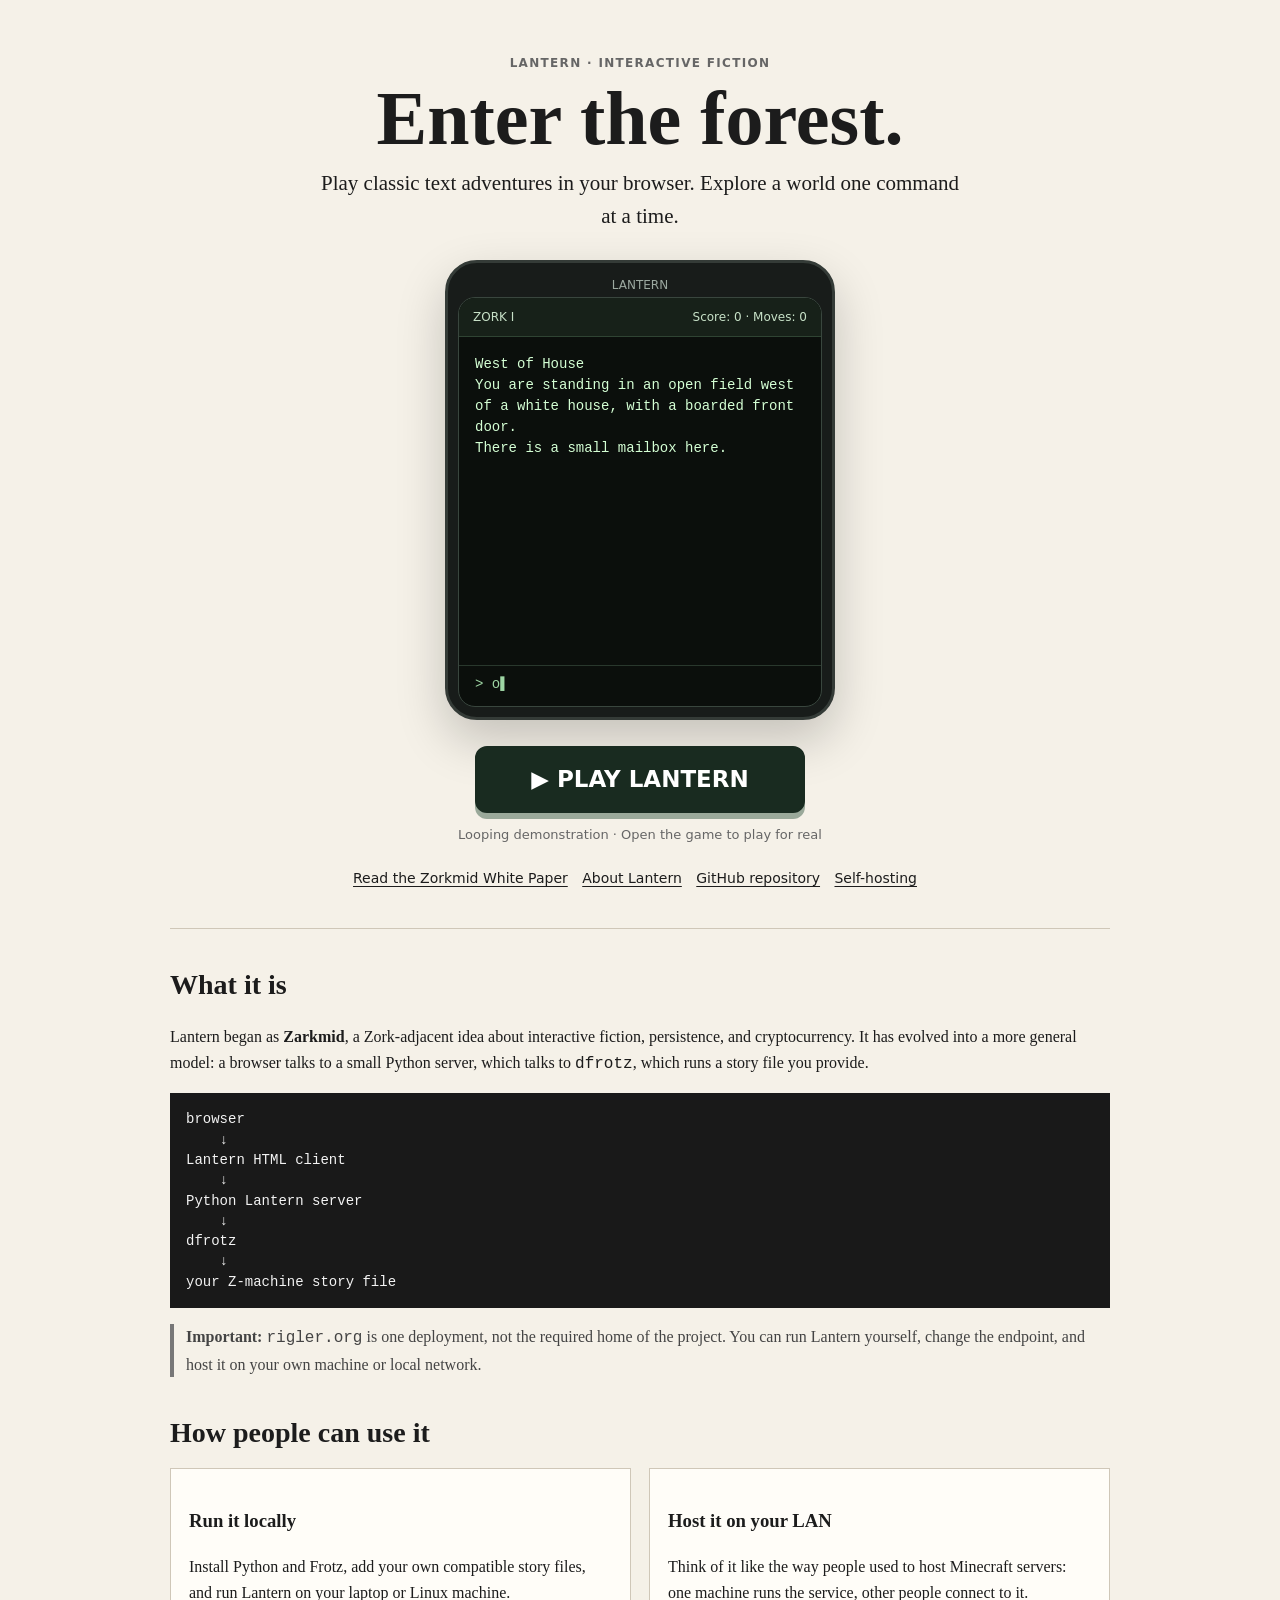
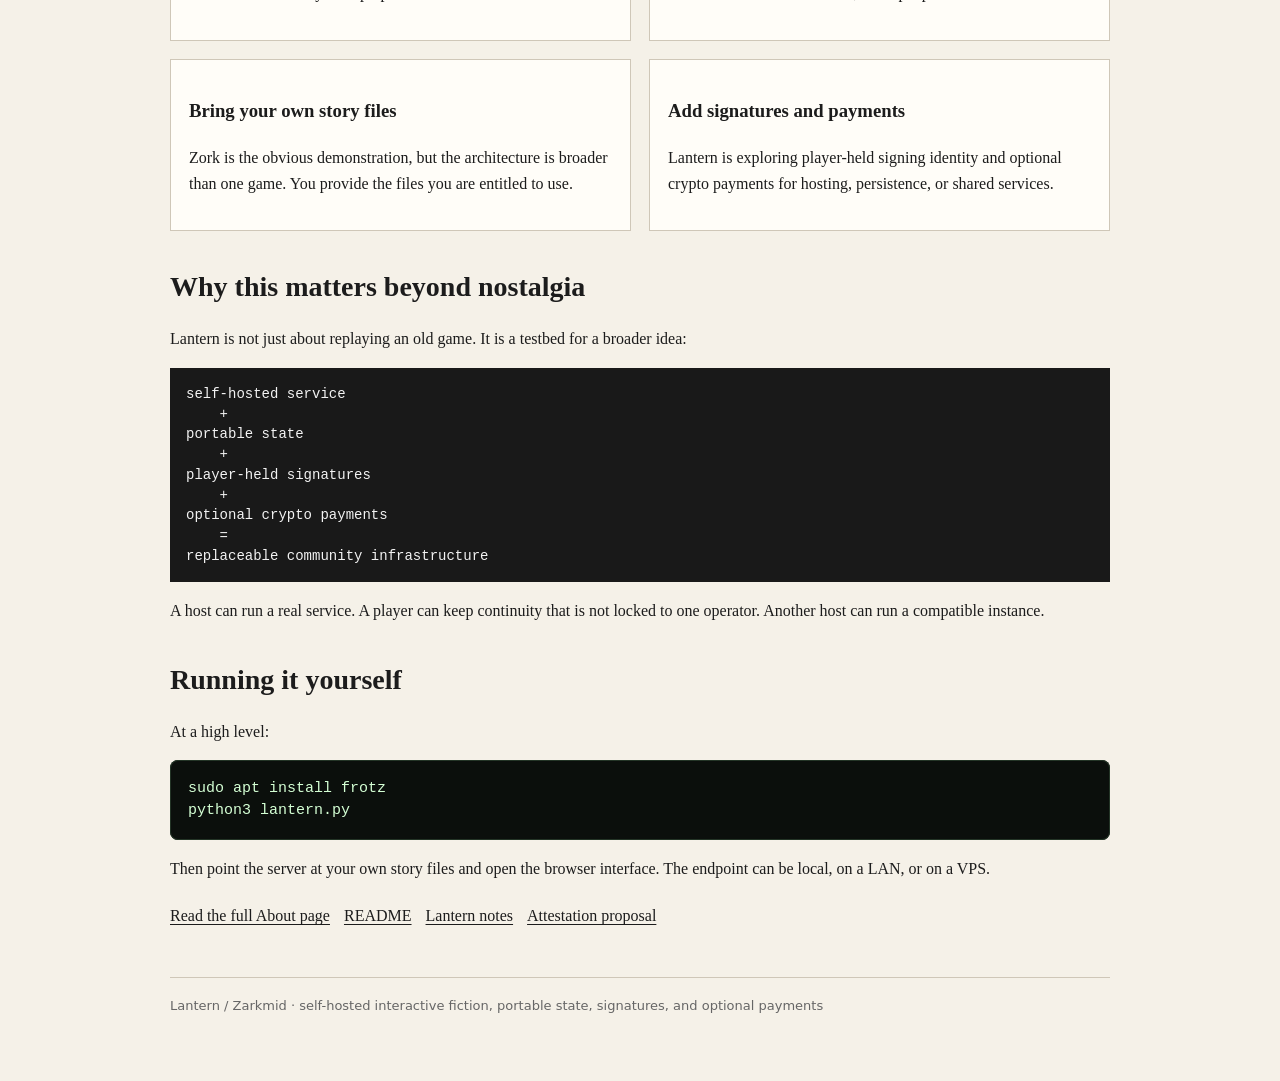
<file: index.html>
<!doctype html>
<html lang="en">
<head>
<meta charset="utf-8">
<meta name="viewport" content="width=device-width,initial-scale=1">
<title>Lantern / Zarkmid</title>
<style>
:root{
  --bg:#111;
  --paper:#f5f1e8;
  --ink:#1c1c1c;
  --muted:#666;
  --line:#cfc7b8;
  --accent:#2d2d2d;
  --term:#0b0f0c;
  --phosphor:#d4ffd4;
}
*{box-sizing:border-box}
body{
  margin:0;
  background:var(--paper);
  color:var(--ink);
  font-family:Georgia,"Times New Roman",serif;
  line-height:1.6;
}
main{
  max-width:980px;
  margin:0 auto;
  padding:48px 20px 72px;
}
header{
  border-bottom:1px solid var(--line);
  padding-bottom:28px;
  margin-bottom:34px;
}
.eyebrow{
  font:600 12px/1.2 system-ui,sans-serif;
  letter-spacing:.11em;
  text-transform:uppercase;
  color:var(--muted);
}
h1{
  font-size:clamp(40px,7vw,72px);
  line-height:.95;
  margin:10px 0 18px;
}
.lede{
  font-size:21px;
  max-width:760px;
}
section{
  margin:34px 0;
}
h2{
  font-size:28px;
  margin:0 0 12px;
}
.grid{
  display:grid;
  grid-template-columns:repeat(2,minmax(0,1fr));
  gap:18px;
}
.card{
  border:1px solid var(--line);
  background:#fffdf8;
  padding:18px;
}
.actions a,
.card a,
.linkrow a{
  display:inline-block;
  margin:6px 10px 0 0;
  color:inherit;
  text-decoration-thickness:1px;
  text-underline-offset:3px;
}
.terminal{
  background:var(--term);
  color:var(--phosphor);
  border-radius:8px;
  padding:18px;
  font:15px/1.45 ui-monospace,SFMono-Regular,Menlo,Consolas,monospace;
  white-space:pre-wrap;
  box-shadow:inset 0 0 0 1px #233426;
}
.flow{
  background:#191919;
  color:#f3f3f3;
  padding:16px;
  white-space:pre-wrap;
  font:14px/1.45 ui-monospace,SFMono-Regular,Menlo,Consolas,monospace;
}
.note{
  border-left:4px solid #777;
  padding-left:12px;
  color:#444;
}
ul{
  padding-left:22px;
}
code{
  font-family:ui-monospace,SFMono-Regular,Menlo,Consolas,monospace;
}
footer{
  margin-top:48px;
  padding-top:20px;
  border-top:1px solid var(--line);
  color:var(--muted);
  font:13px system-ui,sans-serif;
}
@media (max-width:760px){
  .grid{grid-template-columns:1fr}
  .lede{font-size:18px}
}

/* Homepage game demonstration */
.hero { text-align:center; border-bottom:1px solid var(--line); padding:8px 0 42px; }
.hero h1 { font-size:clamp(42px,7vw,76px); margin:12px 0; }
.hero .lede { max-width:640px; margin:0 auto 26px; font-size:clamp(17px,2.5vw,21px); }
.hero-preview { width:min(100%,390px); margin:0 auto 26px; padding:10px; border:3px solid #343b37; border-radius:32px; background:#181c1a; box-shadow:0 20px 50px #0003; }
.preview-top { height:24px; display:flex; align-items:center; justify-content:center; color:#9ca9a0; font:12px system-ui,sans-serif; }
.preview-screen { background:#0b0f0c; border:1px solid #39463e; border-radius:17px; height:410px; min-height:340px; display:flex; flex-direction:column; overflow:hidden; text-align:left; }
.preview-bar { background:#172119; border-bottom:1px solid #2f4433; color:#c7e1c7; font:12px system-ui,sans-serif; padding:12px 14px; display:flex; justify-content:space-between; }
.preview-transcript { flex:1; min-height:0; margin:0; padding:17px 16px 8px; color:#d4ffd4; white-space:pre-wrap; overflow:hidden; overflow-wrap:anywhere; font:14px/1.5 ui-monospace,SFMono-Regular,Menlo,Consolas,monospace; }
.preview-prompt { padding:10px 16px 14px; border-top:1px solid #29382d; color:#9ed6a4; font:14px ui-monospace,monospace; }
.preview-prompt::after { content:"▌"; animation:blink 1s steps(1) infinite; }
@keyframes blink { 50%{opacity:0} }
.play-link { display:inline-block; min-width:min(100%,330px); padding:18px 24px; background:#192b20; color:white!important; border:2px solid #192b20; border-radius:12px; text-align:center; font:700 clamp(19px,3vw,23px)/1.2 system-ui,sans-serif; text-decoration:none; box-shadow:0 6px 0 #9aa99a; }
.play-link:hover,.play-link:focus-visible { background:#304c36; outline:3px solid #a0bba4; outline-offset:3px; }
.preview-caption { color:var(--muted); font:13px system-ui,sans-serif; margin:14px 0 0; }
.hero .actions { margin-top:22px; font:14px system-ui,sans-serif; }
@media(max-width:480px) { main{padding:20px 15px 50px} .preview-screen{height:365px} .hero{padding-bottom:26px} }
@media(prefers-reduced-motion:reduce){ .preview-prompt::after { animation:none } .play-link{box-shadow:none} }

</style>
</head>
<body>
<main>

  <header class="hero">
    <div class="eyebrow">Lantern · Interactive fiction</div>
    <h1>Enter the forest.</h1>
    <p class="lede">Play classic text adventures in your browser. Explore a world one command at a time.</p>
    <div class="hero-preview" aria-label="Animated demonstration of Lantern gameplay">
      <div class="preview-top">LANTERN</div>
      <div class="preview-screen">
        <div class="preview-bar"><span>ZORK I</span><span>Score: 0 · Moves: 0</span></div>
        <pre id="previewTranscript" class="preview-transcript" aria-hidden="true">West of House
You are standing in an open field west of a white house, with a boarded front door.
There is a small mailbox here.</pre>
        <div class="preview-prompt" aria-hidden="true">&gt; <span id="previewCommand"></span></div>
      </div>
    </div>
    <a class="play-link" href="lantern.html">▶ PLAY LANTERN</a>
    <p class="preview-caption">Looping demonstration · Open the game to play for real</p>
    <div class="actions">
      <a href="ZORKMID-WHITEPAPER.md">Read the Zorkmid White Paper</a>
      <a href="about.html">About Lantern</a>
      <a href="https://github.com/johnrigler/lantern">GitHub repository</a>
      <a href="LANTERN.md">Self-hosting</a>
    </div>
  </header>


  <section>
    <h2>What it is</h2>
    <p>
      Lantern began as <strong>Zarkmid</strong>, a Zork-adjacent idea about
      interactive fiction, persistence, and cryptocurrency. It has evolved into
      a more general model: a browser talks to a small Python server, which
      talks to <code>dfrotz</code>, which runs a story file you provide.
    </p>

    <div class="flow">browser
    ↓
Lantern HTML client
    ↓
Python Lantern server
    ↓
dfrotz
    ↓
your Z-machine story file</div>

    <p class="note">
      <strong>Important:</strong> <code>rigler.org</code> is one deployment,
      not the required home of the project. You can run Lantern yourself, change
      the endpoint, and host it on your own machine or local network.
    </p>
  </section>

  <section>
    <h2>How people can use it</h2>
    <div class="grid">
      <div class="card">
        <h3>Run it locally</h3>
        <p>
          Install Python and Frotz, add your own compatible story files, and run
          Lantern on your laptop or Linux machine.
        </p>
      </div>
      <div class="card">
        <h3>Host it on your LAN</h3>
        <p>
          Think of it like the way people used to host Minecraft servers: one
          machine runs the service, other people connect to it.
        </p>
      </div>
      <div class="card">
        <h3>Bring your own story files</h3>
        <p>
          Zork is the obvious demonstration, but the architecture is broader
          than one game. You provide the files you are entitled to use.
        </p>
      </div>
      <div class="card">
        <h3>Add signatures and payments</h3>
        <p>
          Lantern is exploring player-held signing identity and optional crypto
          payments for hosting, persistence, or shared services.
        </p>
      </div>
    </div>
  </section>

<section>
    <h2>Why this matters beyond nostalgia</h2>
    <p>
      Lantern is not just about replaying an old game. It is a testbed for a
      broader idea:
    </p>

    <div class="flow">self-hosted service
    +
portable state
    +
player-held signatures
    +
optional crypto payments
    =
replaceable community infrastructure</div>

    <p>
      A host can run a real service. A player can keep continuity that is not
      locked to one operator. Another host can run a compatible instance.
    </p>
  </section>

  <section>
    <h2 id="self-hosting">Running it yourself</h2>
    <p>At a high level:</p>
    <div class="terminal">sudo apt install frotz
python3 lantern.py</div>

    <p>
      Then point the server at your own story files and open the browser
      interface. The endpoint can be local, on a LAN, or on a VPS.
    </p>

    <div class="linkrow">
      <a href="about.html">Read the full About page</a>
      <a href="README.md">README</a>
      <a href="LANTERN.md">Lantern notes</a>
      <a href="ATTESTATION-PROPOSAL.md">Attestation proposal</a>
    </div>
  </section>

  <footer>
    Lantern / Zarkmid · self-hosted interactive fiction, portable state, signatures, and optional payments
  </footer>
</main>

<script>
(() => {
  const output = document.getElementById("previewTranscript");
  const prompt = document.getElementById("previewCommand");
  if (!output || !prompt) return;
  const opening = "West of House\nYou are standing in an open field west of a white house, with a boarded front door.\nThere is a small mailbox here.";
  const turns = [
    ["open mailbox", "Opening the small mailbox reveals a leaflet."],
    ["read leaflet", "WELCOME TO ZORK!\n\nZORK is a game of adventure, danger, and low cunning."],
    ["north", "North of House\nYou are facing the north side of a white house. There is no door here, and all the windows are boarded."],
    ["east", "Behind House\nYou are behind the white house. A path leads into the forest to the east."],
    ["east", "Forest Path\nThis is a path winding through a dimly lit forest."]
  ];
  const reducedMotion = window.matchMedia("(prefers-reduced-motion: reduce)").matches;
  if (reducedMotion) {
    output.textContent = opening + "\n\n> open mailbox\n" + turns[0][1] + "\n\n> north\n" + turns[2][1];
    return;
  }
  const sleep = ms => new Promise(resolve => setTimeout(resolve, ms));
  const visible = () => !document.hidden;
  let generation = 0;
  document.addEventListener("visibilitychange", () => { if (visible()) generation++; });
  async function loop() {
    while (true) {
      const run = generation;
      output.textContent = opening;
      prompt.textContent = "";
      await sleep(1700);
      if (run !== generation) continue;
      for (const [command, response] of turns) {
        if (run !== generation) break;
        for (const ch of command) {
          if (run !== generation) break;
          prompt.textContent += ch;
          await sleep(105);
        }
        if (run !== generation) break;
        await sleep(500);
        output.textContent += "\n\n> " + command + "\n" + response;
        // Show the latest lines just as a phone-sized terminal would.
        output.scrollTop = output.scrollHeight;
        prompt.textContent = "";
        await sleep(2300);
      }
      if (run === generation) await sleep(2300);
    }
  }
  loop();
})();
</script>

</body>
</html>
</file>
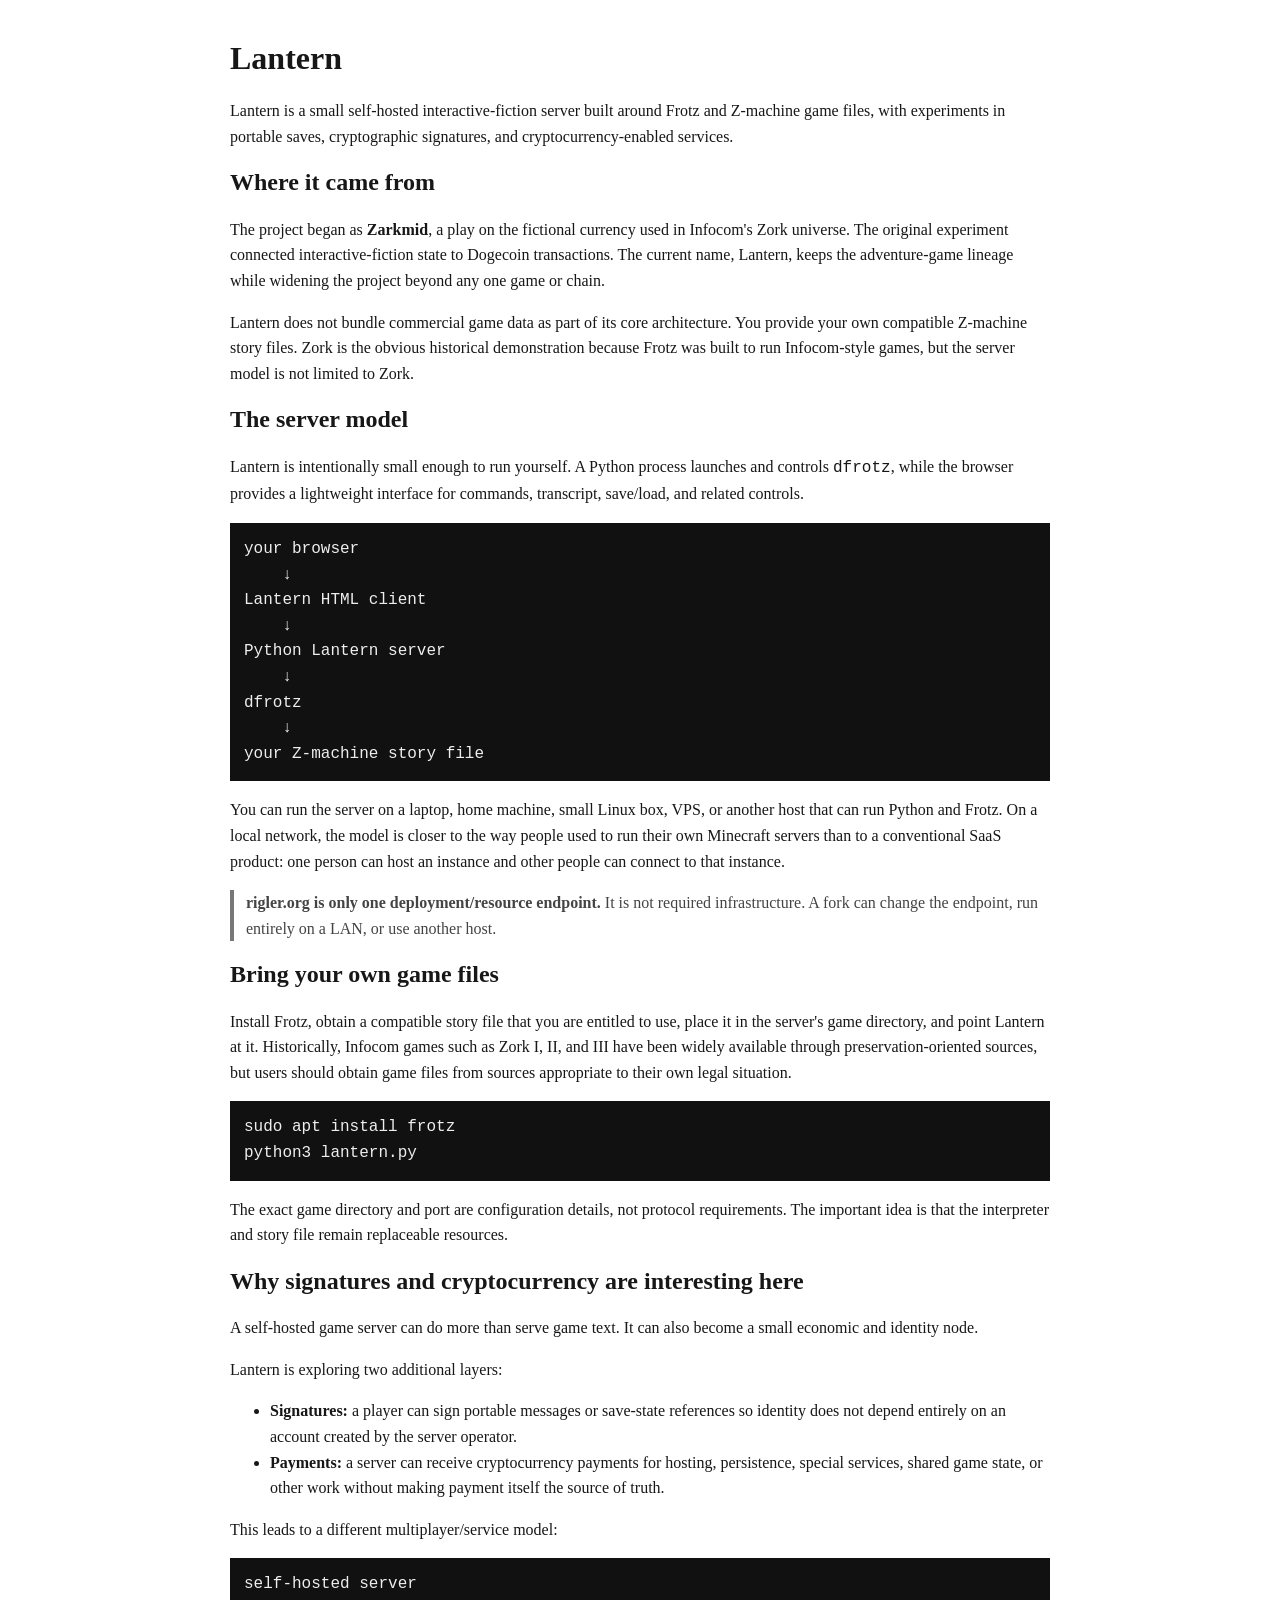
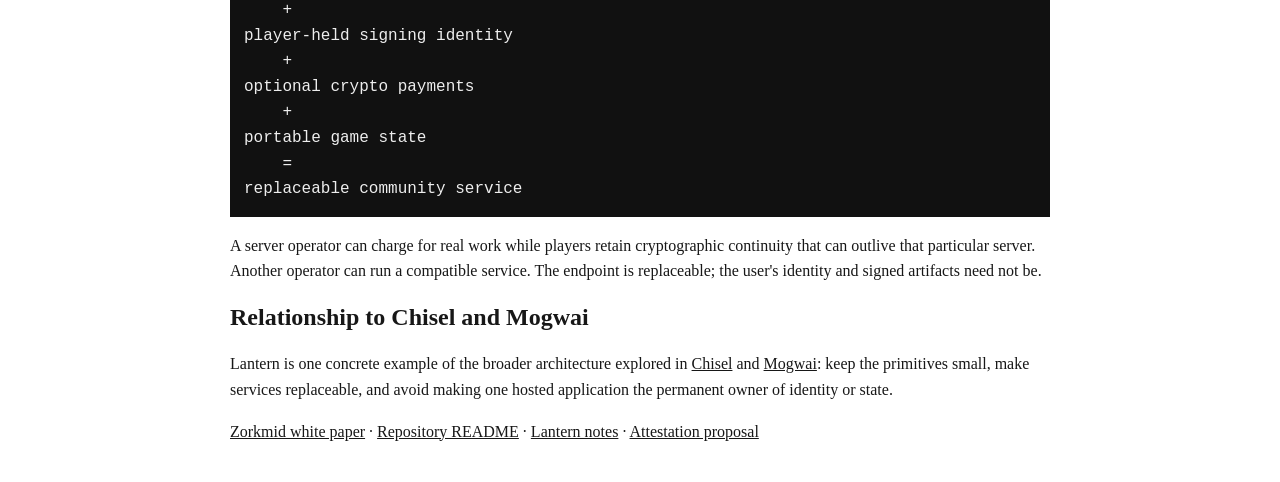
<file: about.html>
<!doctype html>
<html lang="en">
<head>
<meta charset="utf-8">
<meta name="viewport" content="width=device-width,initial-scale=1">
<title>About Lantern</title>
<style>
body{max-width:820px;margin:40px auto;padding:0 20px;font-family:Georgia,"Times New Roman",serif;line-height:1.6;color:#171717}
h1,h2{line-height:1.15}
code,pre{font-family:ui-monospace,SFMono-Regular,Menlo,monospace}
pre{background:#111;color:#eee;padding:14px;overflow:auto}
.note{border-left:4px solid #777;padding-left:12px;color:#444}
a{color:inherit}
</style>
</head>
<body>
<h1>Lantern</h1>
<p>Lantern is a small self-hosted interactive-fiction server built around Frotz and Z-machine game files, with experiments in portable saves, cryptographic signatures, and cryptocurrency-enabled services.</p>

<h2>Where it came from</h2>
<p>The project began as <strong>Zarkmid</strong>, a play on the fictional currency used in Infocom's Zork universe. The original experiment connected interactive-fiction state to Dogecoin transactions. The current name, Lantern, keeps the adventure-game lineage while widening the project beyond any one game or chain.</p>

<p>Lantern does not bundle commercial game data as part of its core architecture. You provide your own compatible Z-machine story files. Zork is the obvious historical demonstration because Frotz was built to run Infocom-style games, but the server model is not limited to Zork.</p>

<h2>The server model</h2>
<p>Lantern is intentionally small enough to run yourself. A Python process launches and controls <code>dfrotz</code>, while the browser provides a lightweight interface for commands, transcript, save/load, and related controls.</p>

<pre>your browser
    ↓
Lantern HTML client
    ↓
Python Lantern server
    ↓
dfrotz
    ↓
your Z-machine story file</pre>

<p>You can run the server on a laptop, home machine, small Linux box, VPS, or another host that can run Python and Frotz. On a local network, the model is closer to the way people used to run their own Minecraft servers than to a conventional SaaS product: one person can host an instance and other people can connect to that instance.</p>

<p class="note"><strong>rigler.org is only one deployment/resource endpoint.</strong> It is not required infrastructure. A fork can change the endpoint, run entirely on a LAN, or use another host.</p>

<h2>Bring your own game files</h2>
<p>Install Frotz, obtain a compatible story file that you are entitled to use, place it in the server's game directory, and point Lantern at it. Historically, Infocom games such as Zork I, II, and III have been widely available through preservation-oriented sources, but users should obtain game files from sources appropriate to their own legal situation.</p>

<pre>sudo apt install frotz
python3 lantern.py</pre>

<p>The exact game directory and port are configuration details, not protocol requirements. The important idea is that the interpreter and story file remain replaceable resources.</p>

<h2>Why signatures and cryptocurrency are interesting here</h2>
<p>A self-hosted game server can do more than serve game text. It can also become a small economic and identity node.</p>

<p>Lantern is exploring two additional layers:</p>

<ul>
<li><strong>Signatures:</strong> a player can sign portable messages or save-state references so identity does not depend entirely on an account created by the server operator.</li>
<li><strong>Payments:</strong> a server can receive cryptocurrency payments for hosting, persistence, special services, shared game state, or other work without making payment itself the source of truth.</li>
</ul>

<p>This leads to a different multiplayer/service model:</p>

<pre>self-hosted server
    +
player-held signing identity
    +
optional crypto payments
    +
portable game state
    =
replaceable community service</pre>

<p>A server operator can charge for real work while players retain cryptographic continuity that can outlive that particular server. Another operator can run a compatible service. The endpoint is replaceable; the user's identity and signed artifacts need not be.</p>

<h2>Relationship to Chisel and Mogwai</h2>
<p>Lantern is one concrete example of the broader architecture explored in <a href="https://github.com/johnrigler/chisel">Chisel</a> and <a href="https://github.com/johnrigler/mogwai">Mogwai</a>: keep the primitives small, make services replaceable, and avoid making one hosted application the permanent owner of identity or state.</p>

<p><a href="ZORKMID-WHITEPAPER.md">Zorkmid white paper</a> · <a href="README.md">Repository README</a> · <a href="LANTERN.md">Lantern notes</a> · <a href="ATTESTATION-PROPOSAL.md">Attestation proposal</a></p>
</body>
</html>
</file>
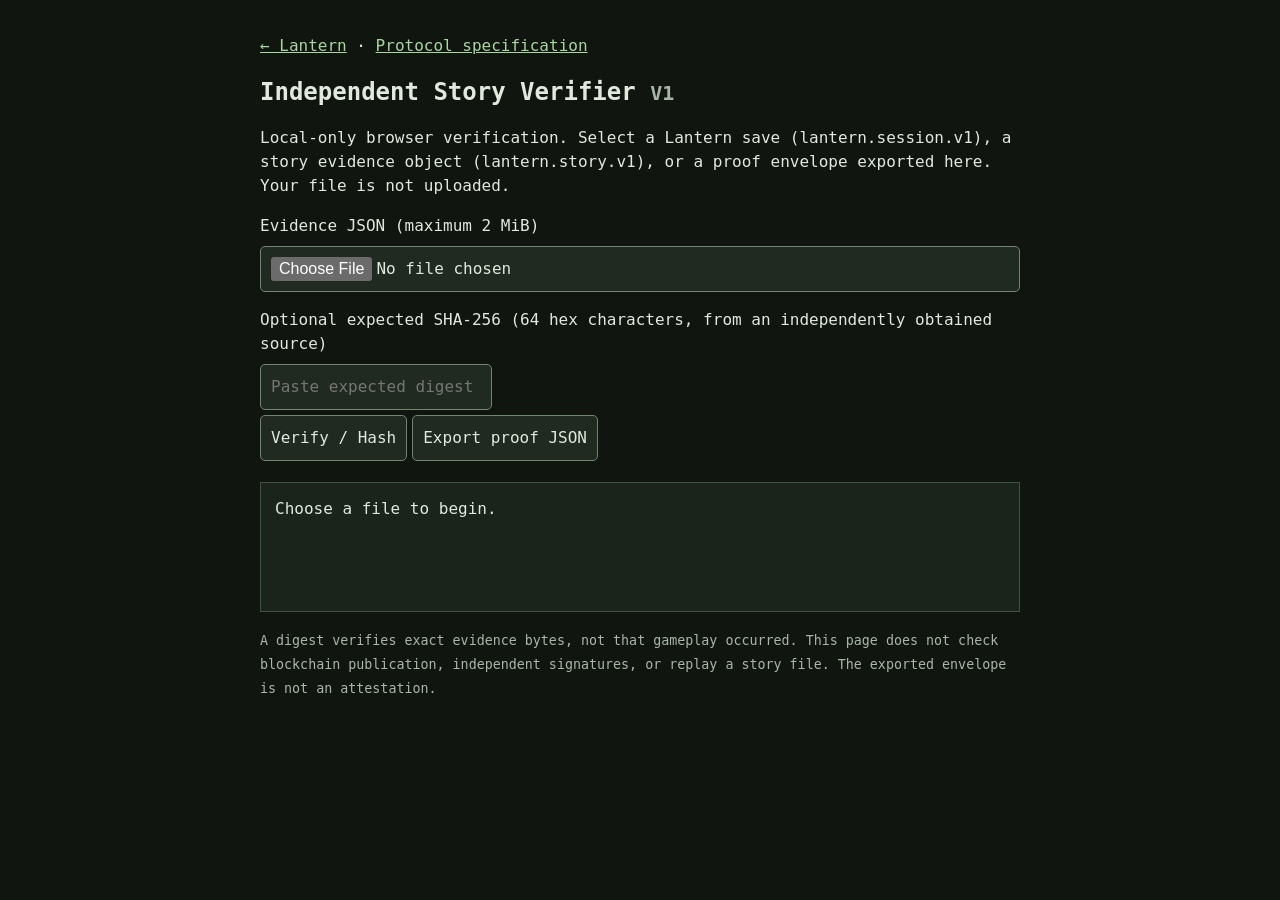
<file: story-verifier.html>
<!doctype html>
<html lang="en"><head><meta charset="utf-8"><meta name="viewport" content="width=device-width,initial-scale=1">
<title>Lantern | Story Verifier</title>
<style>
:root{color-scheme:dark}*{box-sizing:border-box}body{background:#101510;color:#e1e9de;font:16px/1.5 ui-monospace,monospace;margin:0;padding:18px}main{max-width:760px;margin:auto}h1{font-size:1.5rem}a{color:#a9d7a0}label{display:block;margin:16px 0 8px}input,button{color:inherit;background:#202a20;border:1px solid #718571;padding:10px;font:inherit;border-radius:5px;max-width:100%}input[type=file]{width:100%}button{cursor:pointer;margin:5px 5px 5px 0}pre{white-space:pre-wrap;overflow-wrap:anywhere;background:#1b241b;border:1px solid #405040;padding:14px;min-height:130px}small{color:#a9b6a8}.warn{color:#ffc785}.ok{color:#a8e4a8}</style>
</head><body><main><p><a href="lantern.html">← Lantern</a> · <a href="STORY-PROOF.md">Protocol specification</a></p>
<h1>Independent Story Verifier <small>V1</small></h1>
<p>Local-only browser verification. Select a Lantern save (<code>lantern.session.v1</code>), a story evidence object (<code>lantern.story.v1</code>), or a proof envelope exported here. Your file is not uploaded.</p>
<label for="file">Evidence JSON (maximum 2 MiB)</label><input type="file" id="file" accept=".json,application/json">
<label for="expected">Optional expected SHA-256 (64 hex characters, from an independently obtained source)</label><input id="expected" maxlength="64" spellcheck="false" autocomplete="off" placeholder="Paste expected digest">
<div><button id="verify">Verify / Hash</button><button id="export" disabled>Export proof JSON</button></div>
<pre id="output" aria-live="polite">Choose a file to begin.</pre>
<p><small>A digest verifies exact evidence bytes, not that gameplay occurred. This page does not check blockchain publication, independent signatures, or replay a story file. The exported envelope is not an attestation.</small></p></main>
<script>
"use strict";
const $=id=>document.getElementById(id);
let proof=null;
function assert(p,m){if(!p)throw Error(m)}
function hexDigest(bytes){return crypto.subtle.digest("SHA-256",bytes).then(buf=>Array.from(new Uint8Array(buf),b=>b.toString(16).padStart(2,"0")).join(""))}
function canonical(value){
 if(value===null)return "null";
 if(typeof value==="string")return JSON.stringify(value);
 if(typeof value==="number"){assert(Number.isSafeInteger(value),"Only safe integers are supported");return JSON.stringify(value)}
 if(Array.isArray(value))return "["+value.map(canonical).join(",")+"]";
 assert(value && typeof value==="object" && Object.getPrototypeOf(value)===Object.prototype,"Unsupported JSON value");
 const keys=Object.keys(value).sort();
 return "{"+keys.map(k=>JSON.stringify(k)+":"+canonical(value[k])).join(",")+"}";
}
function storyFrom(obj){
 assert(obj && typeof obj==="object"&&!Array.isArray(obj),"Expected JSON object");
 if(obj.type==="lantern.story-proof.v1"){
   assert(obj.evidence && typeof obj.evidence==="object","Missing evidence");
   return {evidence:validateStory(obj.evidence), claimed:obj.evidenceSha256, wrapped:true};
 }
 if(obj.type==="lantern.story.v1")return {evidence:validateStory(obj),claimed:null,wrapped:false};
 assert(obj.version==="lantern.session.v1","Expected Lantern session v1, story v1 or proof envelope v1");
 return {evidence:validateStory({type:"lantern.story.v1",game:obj.game,storySha256:obj.storySha256,seed:obj.seed,moves:obj.moves}),claimed:null,wrapped:false};
}
function validateStory(s){
 assert(s.type==="lantern.story.v1","Unsupported story type");
 assert(typeof s.game==="string" && /^[a-z0-9_-]{1,48}$/.test(s.game),"Invalid game");
 assert(typeof s.storySha256==="string" && /^[a-f0-9]{64}$/.test(s.storySha256),"Invalid story SHA-256");
 assert(Number.isSafeInteger(s.seed),"Invalid integer seed");
 assert(Array.isArray(s.moves) && s.moves.length<=5000 && s.moves.every(m=>typeof m==="string" && m.length>0 && m.length<=200),"Invalid moves");
 const allowed=["type","game","storySha256","seed","moves"];
 assert(Object.keys(s).every(k=>allowed.includes(k)),"Unsupported story fields for v1");
 return {type:s.type,game:s.game,storySha256:s.storySha256,seed:s.seed,moves:s.moves};
}
function downloadJSON(data,name){
 const blob=new Blob([JSON.stringify(data,null,2)+"\n"],{type:"application/json"});
 const url=URL.createObjectURL(blob);const a=document.createElement("a");a.href=url;a.download=name;document.body.appendChild(a);a.click();a.remove();setTimeout(()=>URL.revokeObjectURL(url),2000);
}
$("verify").addEventListener("click",async()=>{
 proof=null;$("export").disabled=true;
 try{
  assert(window.crypto?.subtle,"Web Crypto unavailable; serve over HTTPS or localhost");
  const f=$("file").files[0];assert(f,"Select a JSON file");assert(f.size<=2097152,"File exceeds 2 MiB");
  const parsed=JSON.parse(await f.text());const {evidence,claimed,wrapped}=storyFrom(parsed);
  const bytes=new TextEncoder().encode(canonical(evidence));
  const digest=await hexDigest(bytes);
  const expected=$("expected").value.trim().toLowerCase();
  assert(!expected || /^[a-f0-9]{64}$/.test(expected),"Expected digest must be 64 hex characters");
  assert(claimed==null || /^[a-f0-9]{64}$/.test(claimed),"Proof contains invalid claimed digest");
  const matchesClaim=claimed==null?null:claimed===digest;
  const matchesExpected=!expected?null:expected===digest;
  proof={type:"lantern.story-proof.v1",evidence,evidenceSha256:digest};
  $("export").disabled=false;
  $("output").textContent=[
   "Canonical story SHA-256: "+digest,
   "Game: "+evidence.game+" | Seed: "+evidence.seed+" | Moves: "+evidence.moves.length,
   "Story file SHA-256 (claimed in evidence): "+evidence.storySha256,
   "Input: "+(wrapped?"proof envelope":parsed.version==="lantern.session.v1"?"Lantern session":"story evidence"),
   "Envelope digest match: "+(matchesClaim===null?"not supplied":matchesClaim?"PASS":"FAIL"),
   "External expected digest: "+(matchesExpected===null?"not supplied":matchesExpected?"PASS":"FAIL"),
   "JSON schema: PASS",
   "",
   "NOT VERIFIED: actual story bytes, game replay, author identity, issuer signature, chain publication, or on-chain ordering.",
   "Note: A digest inside the same editable file is not independent authenticity evidence."
  ].join("\n");
  if(matchesClaim===false||matchesExpected===false)$("output").textContent+="\nWARNING: DIGEST MISMATCH.";
 }catch(e){$("output").textContent="Verification failed: "+e.message}
});
$("export").addEventListener("click",()=>{if(proof)downloadJSON(proof,"lantern-story-proof-"+proof.evidenceSha256.slice(0,12)+".json")});
</script></body></html>
</file>
